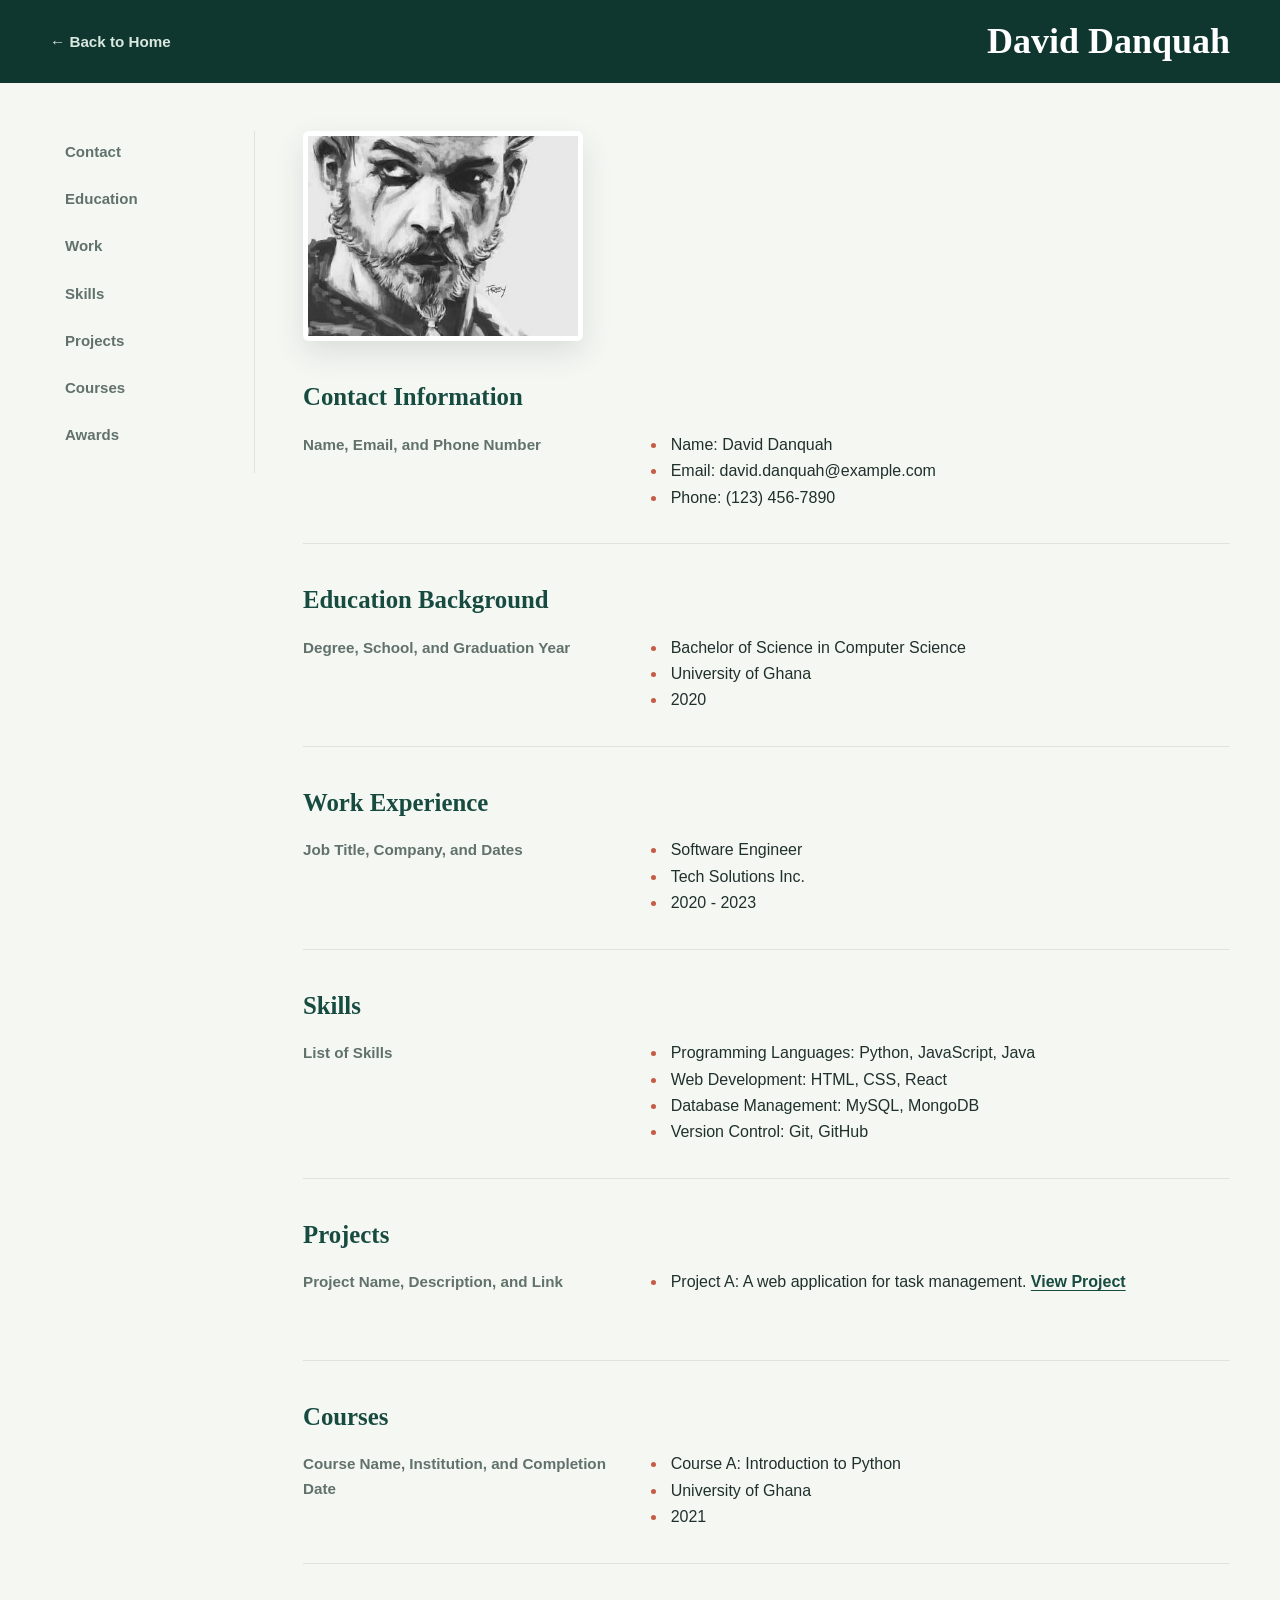
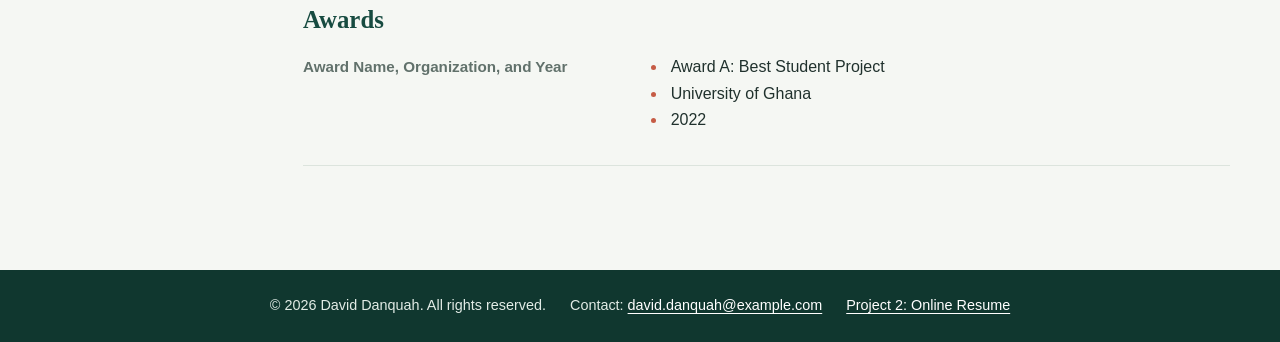
<file: index.html>
<!DOCTYPE html>
<html lang="en">
 <head>
   <!-- Project 2 David Danquah Online Resume -->
    <meta charset ="UTF-8">
    <meta name="viewport" content="width=device-width, initial-scale=1.0">
    <title>David Danquah - Resume</title>
    <link rel="stylesheet" href="styles.css">
 </head>
 <body>
   <header>
      <a href="index.html">&larr; Back to Home </a>
      <h1>David Danquah</h1>
   </header>
   <!-- Container has the main content on left and nav on the right -->
   <div class="container">
    <nav>
      <ul>
         <li><a href="#contact">Contact</a></li>
         <li><a href="#education">Education</a></li>
         <li><a href="#work">Work</a></li>
         <li><a href="#skills">Skills</a></li>
         <li><a href="#projects">Projects</a></li>
         <li><a href="#courses">Courses</a></li>
         <li><a href="#awards">Awards</a></li>

      </ul>  
    </nav>
    <main>
      <img src="images/photo.jpg" alt="David Danquah">

      <section id="contact">
         <h2>Contact Information</h2>
         <h3>Name, Email, and Phone Number</h3>
         <ul>
            <li>Name: David Danquah</li>
            <li>Email: david.danquah@example.com</li>
            <li>Phone: (123) 456-7890</li>
         </ul>
      </section>

      <section id="education">
         <h2>Education Background</h2>
         <h3>Degree, School, and Graduation Year</h3>
         <ul>
            <li>Bachelor of Science in Computer Science</li>
            <li>University of Ghana</li>
            <li>2020</li>
         </ul>
      </section>

      <section id="work">
         <h2>Work Experience</h2>
         <h3>Job Title, Company, and Dates</h3>
         <ul>
            
           <li>Software Engineer</li>
           <li>Tech Solutions Inc.</li>
           <li>2020 - 2023</li>

         </ul>
      </section>

      <section id="skills">
         <h2>Skills</h2>
         <h3>List of Skills</h3>
         <ul>
            <li>Programming Languages: Python, JavaScript, Java</li>
            <li>Web Development: HTML, CSS, React</li>
            <li>Database Management: MySQL, MongoDB</li>
            <li>Version Control: Git, GitHub</li>
         </ul>
      </section>

      <section id="projects">
         <h2>Projects</h2>
         <h3>Project Name, Description, and Link</h3>
         <ul>
            <li>Project A: A web application for task management. <a href="https://github.com/david-danquah/task-manager">View Project</a></li>

         </ul>
         <p></p>
      </section>

      <section id="courses">
         <h2>Courses</h2>
         <h3>Course Name, Institution, and Completion Date</h3>
         <ul>
            <li>Course A: Introduction to Python</li>
            <li>University of Ghana</li>
            <li>2021</li>
         </ul>
      </section>

      <section id="awards">
         <h2>Awards</h2>
         <h3>Award Name, Organization, and Year</h3>
         <ul>
            <li>Award A: Best Student Project</li>
            <li>University of Ghana</li>
            <li>2022</li>
         </ul>
      </section>


    </main>
   </div>
   <footer>
        <p>&copy; 2026 David Danquah. All rights reserved.</p>
        <p>Contact: <a href="mailto:david.danquah@example.com">david.danquah@example.com</a></p>
        <p><a href="index.html">Project 2: Online Resume</a></p>
   </footer>
 </body>
</html>
</file>
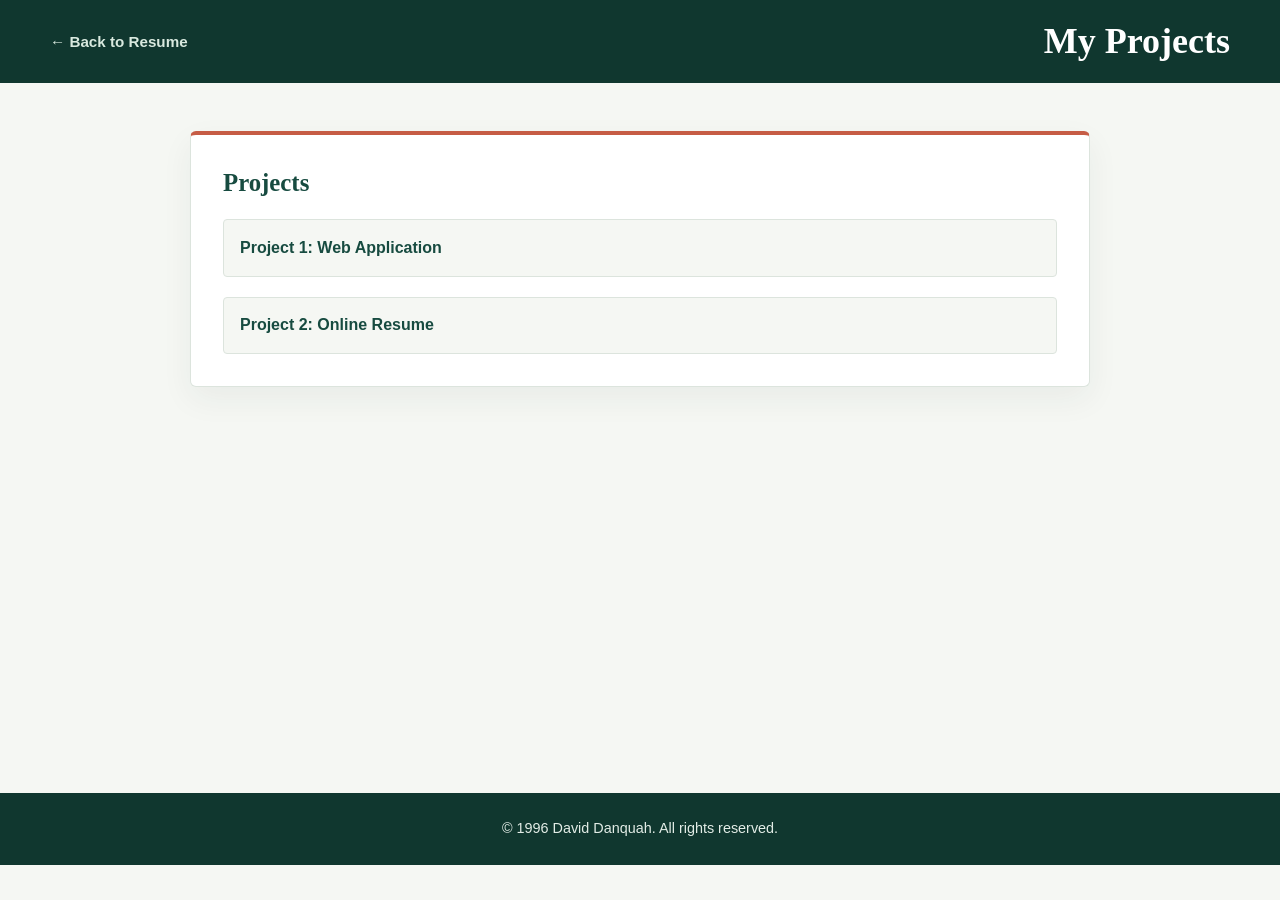
<file: projects.html>
<!DOCTYPE html>
<html lang="en">
 <head>
    <meta charset="UTF-8">
    <meta name="viewport" content="width=device-width, initial-scale=1.0">
    <title>David Danquah - Projects</title>
    <link rel="stylesheet" href="styles.css">
 </head>
 <body>
    <header>
        <a href="index.html">&larr; Back to Resume </a>
        <h1>My Projects</h1>
    </header>
    <main>
        <section id="projects">
            <h2>Projects</h2>
            <ul>
                <li><a href="project1.html">Project 1: Web Application</a></li>
                <li><a href="resume.html">Project 2: Online Resume</a></li>
            </ul>
        </section>
    </main>

    <footer>
        <p>&copy; 1996 David Danquah. All rights reserved.</p>
    </footer>
 </body>
</html>
</file>
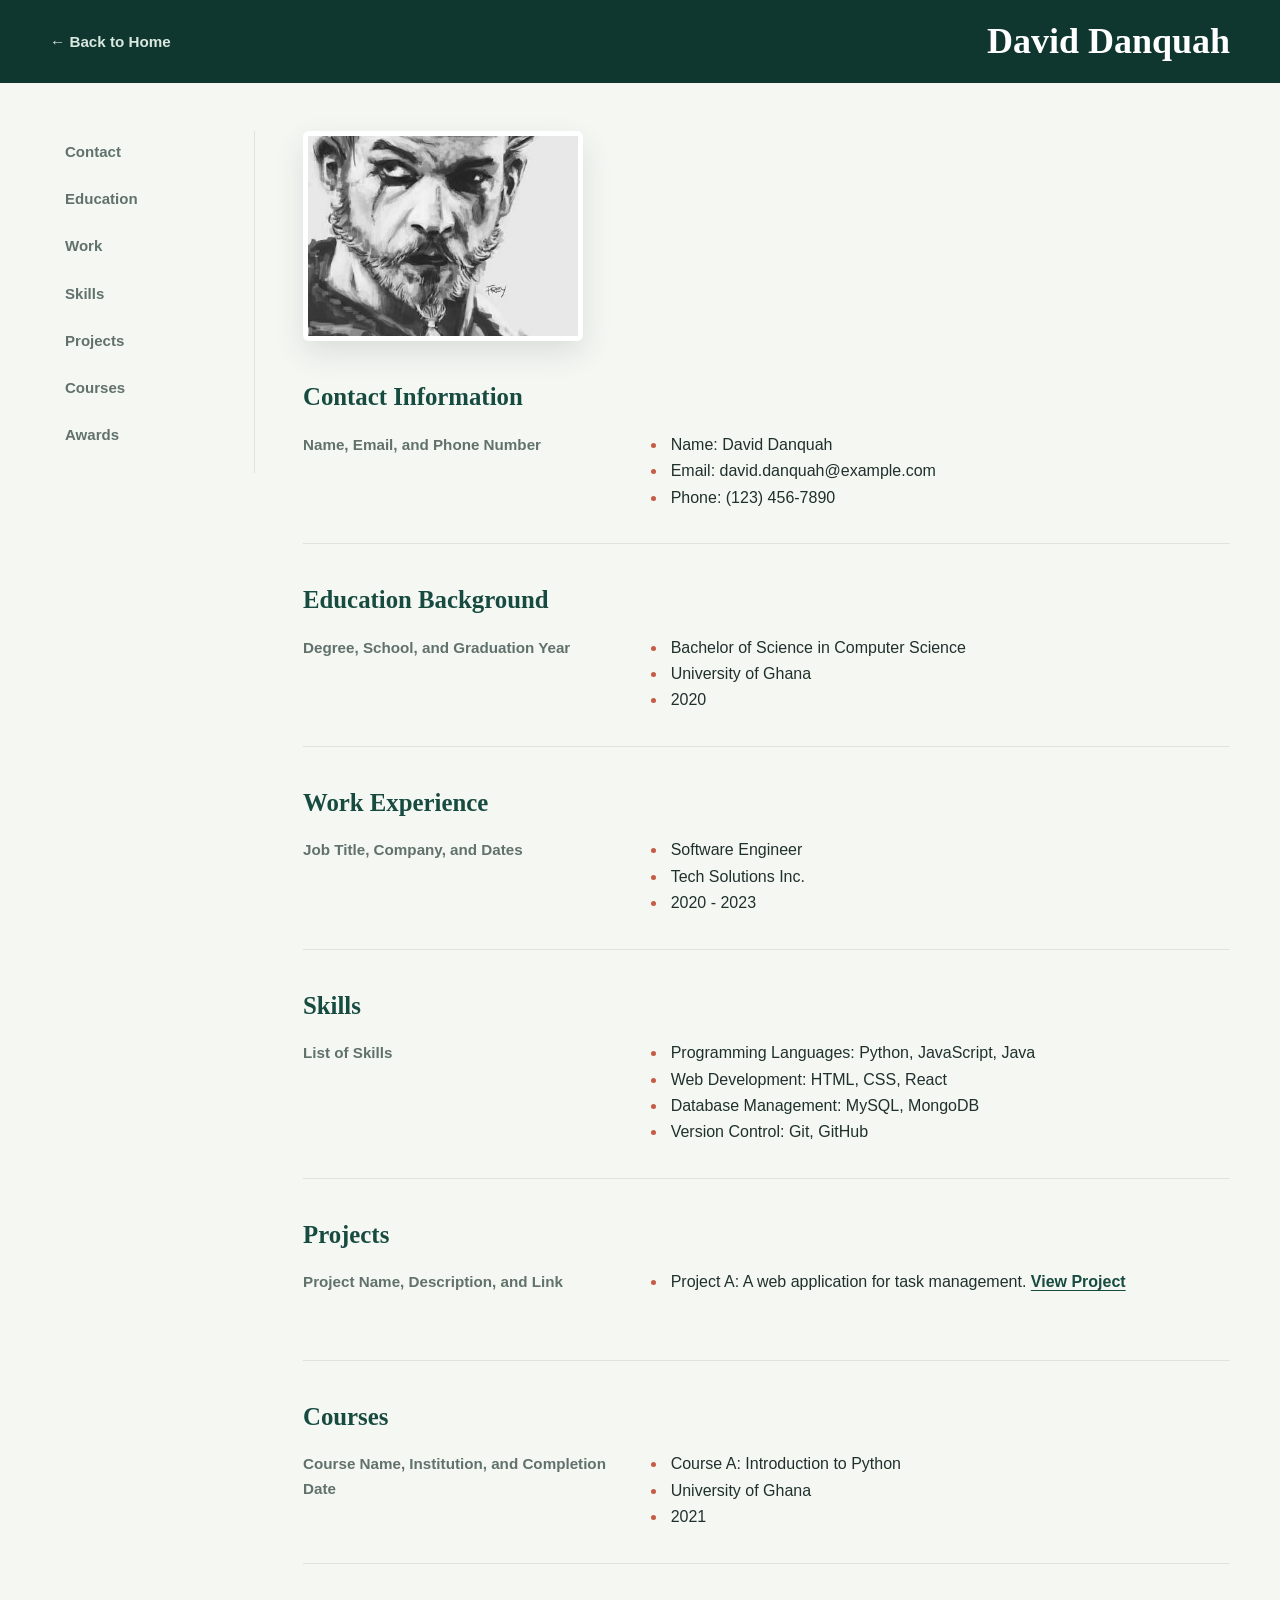
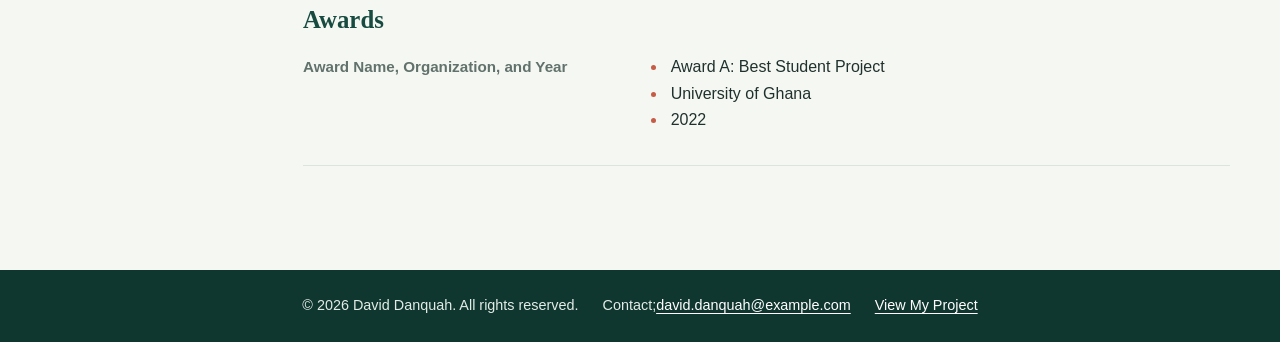
<file: resume.html>
<!DOCTYPE html>
<html lang="en">
 <head>
   <!-- Project 2 David Danquah Online Resume -->
    <meta charset ="UTF-8">
    <meta name="viewport" content="width=device-width, initial-scale=1.0">
    <title>David Danquah - Resume</title>
    <link rel="stylesheet" href="styles.css">
 </head>
 <body>
   <header>
      <a href="index.html">&larr; Back to Home </a>
      <h1>David Danquah</h1>
   </header>
   <div class="container">
    <nav>
      <ul>
         <li><a href="#contact">Contact</a></li>
         <li><a href="#education">Education</a></li>
         <li><a href="#work">Work</a></li>
         <li><a href="#skills">Skills</a></li>
         <li><a href="#projects">Projects</a></li>
         <li><a href="#courses">Courses</a></li>
         <li><a href="#awards">Awards</a></li>

      </ul>  
    </nav>
    <main>
      <img src="images/photo.jpg" alt="David Danquah">

      <section id="contact">
         <h2>Contact Information</h2>
         <h3>Name, Email, and Phone Number</h3>
         <ul>
            <li>Name: David Danquah</li>
            <li>Email: david.danquah@example.com</li>
            <li>Phone: (123) 456-7890</li>
         </ul>
      </section>

      <section id="education">
         <h2>Education Background</h2>
         <h3>Degree, School, and Graduation Year</h3>
         <ul>
            <li>Bachelor of Science in Computer Science</li>
            <li>University of Ghana</li>
            <li>2020</li>
         </ul>
      </section>

      <section id="work">
         <h2>Work Experience</h2>
         <h3>Job Title, Company, and Dates</h3>
         <ul>
            
           <li>Software Engineer</li>
           <li>Tech Solutions Inc.</li>
           <li>2020 - 2023</li>

         </ul>
      </section>

      <section id="skills">
         <h2>Skills</h2>
         <h3>List of Skills</h3>
         <ul>
            <li>Programming Languages: Python, JavaScript, Java</li>
            <li>Web Development: HTML, CSS, React</li>
            <li>Database Management: MySQL, MongoDB</li>
            <li>Version Control: Git, GitHub</li>
         </ul>
      </section>

      <section id="projects">
         <h2>Projects</h2>
         <h3>Project Name, Description, and Link</h3>
         <ul>
            <li>Project A: A web application for task management. <a href="https://github.com/david-danquah/task-manager">View Project</a></li>

         </ul>
         <p></p>
      </section>

      <section id="courses">
         <h2>Courses</h2>
         <h3>Course Name, Institution, and Completion Date</h3>
         <ul>
            <li>Course A: Introduction to Python</li>
            <li>University of Ghana</li>
            <li>2021</li>
         </ul>
      </section>

      <section id="awards">
         <h2>Awards</h2>
         <h3>Award Name, Organization, and Year</h3>
         <ul>
            <li>Award A: Best Student Project</li>
            <li>University of Ghana</li>
            <li>2022</li>
         </ul>
      </section>


    </main>
   </div>
   <footer>
        <p>&copy; 2026 David Danquah. All rights reserved.</p>
        <p>Contact;<a href="mailto:david.danquah@example.com">david.danquah@example.com</a></p>
        <p><a href="project.html">View My Project</a></p>
   </footer>
 </body>
</html>
</file>
<file: styles.css>
* {
  box-sizing: border-box;
}

:root {
  color-scheme: light;
  --ink: #20312d;
  --muted: #61716b;
  --forest: #174b40;
  --forest-dark: #10372f;
  --mint: #e4f1e9;
  --coral: #c65c45;
  --paper: #f5f7f3;
  --white: #ffffff;
  --line: #dce4dd;
}

html {
  scroll-behavior: smooth;
  scroll-padding-top: 1.5rem;
}

body {
  margin: 0;
  background: var(--paper);
  color: var(--ink);
  font-family: "Aptos", "Segoe UI", sans-serif;
  font-size: 1rem;
  line-height: 1.65;
}

a {
  color: var(--forest);
  text-underline-offset: 0.2em;
}

a:hover {
  color: var(--coral);
}

a:focus-visible {
  outline: 3px solid var(--coral);
  outline-offset: 3px;
}

header {
  display: flex;
  align-items: center;
  justify-content: space-between;
  gap: 1.5rem;
  padding: 1.25rem max(1.5rem, calc((100% - 1180px) / 2));
  background: var(--forest-dark);
  color: var(--white);
}

header a {
  color: #d9e9df;
  font-size: 0.95rem;
  font-weight: 600;
  text-decoration: none;
}

header a:hover {
  color: var(--white);
  text-decoration: underline;
}

header h1 {
  margin: 0;
  font-family: Georgia, "Times New Roman", serif;
  font-size: 2.25rem;
  font-weight: 600;
  line-height: 1.2;
}

.container {
  display: grid;
  grid-template-columns: 205px minmax(0, 1fr);
  gap: 3rem;
  width: min(1180px, calc(100% - 3rem));
  margin: 0 auto;
  padding: 3rem 0 4rem;
}

nav {
  position: sticky;
  top: 1.5rem;
  align-self: start;
  border-right: 1px solid var(--line);
  padding: 0 1rem 1rem 0;
}

nav ul {
  display: grid;
  gap: 0.3rem;
  margin: 0;
  padding: 0;
  list-style: none;
}

nav a {
  display: block;
  border-radius: 4px;
  border-left: 3px solid transparent;
  padding: 0.55rem 0.75rem;
  color: var(--muted);
  font-size: 0.94rem;
  font-weight: 600;
  text-decoration: none;
  transition:
    background-color 160ms ease,
    color 160ms ease;
}

nav a:hover,
nav a:focus-visible {
  border-left-color: var(--coral);
  background: var(--mint);
  color: var(--forest-dark);
}

main {
  min-width: 0;
}

main img {
  display: block;
  width: min(100%, 280px);
  aspect-ratio: 4 / 3;
  margin: 0 0 2.5rem;
  border: 5px solid var(--white);
  border-radius: 6px;
  object-fit: cover;
  box-shadow: 0 12px 30px rgb(32 49 45 / 12%);
}

section {
  margin: 0 0 2.5rem;
}

.container main section {
  display: grid;
  grid-template-columns: minmax(150px, 0.7fr) minmax(0, 1.3fr);
  column-gap: 2rem;
  padding-bottom: 2rem;
  border-bottom: 1px solid var(--line);
}

h2 {
  grid-column: 1 / -1;
  margin: 0 0 1.15rem;
  color: var(--forest);
  font-family: Georgia, "Times New Roman", serif;
  font-size: 1.55rem;
  font-weight: 600;
  line-height: 1.3;
}

h3 {
  margin: 0;
  color: var(--muted);
  font-size: 0.95rem;
  font-weight: 600;
}

section ul {
  margin: 0;
  padding-left: 1.2rem;
}

section li {
  padding-left: 0.2rem;
}

section li::marker {
  color: var(--coral);
}

#projects li + li {
  margin-top: 0.5rem;
}

#projects li a {
  font-weight: 650;
}

body > main {
  width: min(900px, calc(100% - 3rem));
  min-height: calc(100vh - 190px);
  margin: 0 auto;
  padding: 3rem 0 4rem;
}

body > main section {
  padding: 2rem;
  border: 1px solid var(--line);
  border-top: 4px solid var(--coral);
  border-radius: 6px;
  background: var(--white);
  box-shadow: 0 12px 32px rgb(32 49 45 / 6%);
}

body > main section h2 {
  margin-bottom: 1.25rem;
}

body > main section ul {
  display: grid;
  gap: 0.75rem;
  padding: 0;
  list-style: none;
}

body > main section li {
  padding: 0;
}

body > main section li a {
  display: block;
  border: 1px solid var(--line);
  border-radius: 4px;
  padding: 0.9rem 1rem;
  background: var(--paper);
  font-weight: 650;
  text-decoration: none;
  transition:
    border-color 160ms ease,
    background-color 160ms ease,
    transform 160ms ease;
}

body > main section li a:hover {
  transform: translateY(-2px);
  border-color: var(--forest);
  background: var(--mint);
}

footer {
  display: flex;
  flex-wrap: wrap;
  justify-content: center;
  gap: 0.25rem 1.5rem;
  padding: 1.5rem;
  background: var(--forest-dark);
  color: #e2ece6;
  font-size: 0.9rem;
  text-align: center;
}

footer p {
  margin: 0;
}

footer a {
  color: var(--white);
}

@media (max-width: 760px) {
  header {
    align-items: flex-start;
    flex-direction: column-reverse;
    gap: 0.6rem;
    padding: 1.25rem 1.5rem;
  }

  header h1 {
    font-size: 1.8rem;
  }

  .container {
    grid-template-columns: minmax(0, 1fr);
    gap: 1.5rem;
    width: min(100% - 2rem, 620px);
    padding: 1.5rem 0 2.5rem;
  }

  nav {
    position: static;
    border: 0;
    border-bottom: 1px solid var(--line);
    padding: 0 0 1rem;
  }

  nav ul {
    display: flex;
    flex-wrap: wrap;
    gap: 0.35rem;
  }

  nav a {
    border: 1px solid var(--line);
    border-radius: 999px;
    padding: 0.35rem 0.7rem;
    background: var(--white);
    font-size: 0.88rem;
  }

  nav a:hover,
  nav a:focus-visible {
    border-color: var(--forest);
  }

  main img {
    width: min(100%, 240px);
    margin: 0 auto 2rem;
  }

  .container main section {
    grid-template-columns: minmax(0, 1fr);
    row-gap: 0.45rem;
    margin-bottom: 1.75rem;
    padding-bottom: 1.5rem;
  }

  h2 {
    margin-bottom: 0.55rem;
  }

  body > main {
    width: min(100% - 2rem, 620px);
    min-height: calc(100vh - 220px);
    padding: 1.75rem 0 2.5rem;
  }

  body > main section {
    padding: 1.25rem;
  }
}

@media (prefers-reduced-motion: reduce) {
  *,
  *::before,
  *::after {
    scroll-behavior: auto !important;
    transition-duration: 0.01ms !important;
  }
}
</file>
